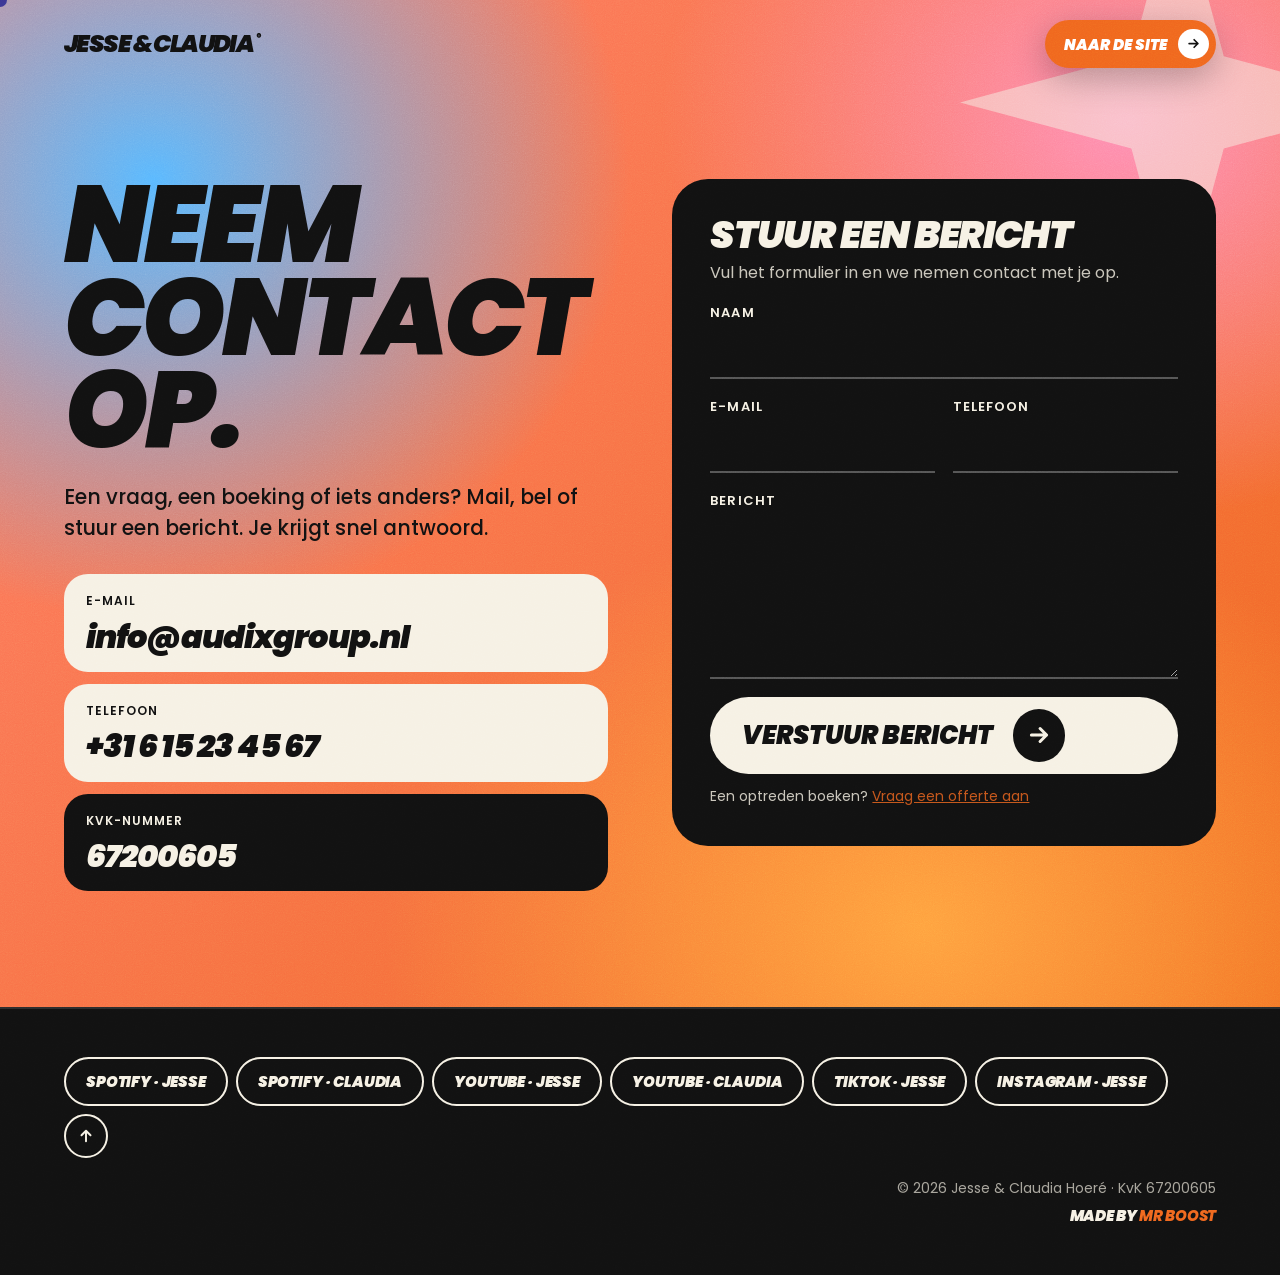
<file: contact.html>
<!DOCTYPE html>
<html lang="nl">
<head>
<meta charset="utf-8">
<meta name="viewport" content="width=device-width, initial-scale=1">
<title>Contact · Jesse & Claudia Hoeré</title>
<meta name="description" content="Contact met Jesse en Claudia Hoeré: mail, bel of stuur een bericht via het formulier.">
<link rel="stylesheet" href="fonts/fonts.css">
<style>
/* ============ TOKENS ============ */
:root{
  --ink:#111111; --cream:#f6f1e4; --orange:#f0661e; --grey:#d9d6cd; --sky:#5ab9ff; --rose:#ff8fb5; --citrus:#dfff4f;
  --grad-a:radial-gradient(60% 70% at 12% 18%,#59b8ff 0%,transparent 62%),radial-gradient(55% 60% at 88% 12%,#ff8fb5 0%,transparent 66%),radial-gradient(70% 70% at 72% 92%,#ffa23f 0%,transparent 60%),linear-gradient(135deg,#ff7d6a,#f0661e);
  --grad-b:radial-gradient(50% 55% at 18% 78%,#dfff4f 0%,transparent 66%),radial-gradient(45% 50% at 96% 8%,#6cc4ff 0%,transparent 66%),#f6f1e4;
  --lime:#f6f1e4; --pink:#f0661e; --blue:#5ab9ff; --green:#f0661e; 
  --display:'Poppins','Arial Black',Impact,sans-serif;
  --retro:'Poppins',system-ui,sans-serif;
  --body:'Poppins',system-ui,sans-serif;
  --ease:cubic-bezier(.16,1,.3,1);
  --bounce:cubic-bezier(.34,1.56,.64,1);
  --r:clamp(28px,4vw,64px);
  --pad:clamp(20px,5vw,80px);
}
*{box-sizing:border-box;margin:0;padding:0}
html{scroll-behavior:smooth}
body{background:var(--ink);color:var(--cream);font-family:var(--body);font-size:17px;line-height:1.55;overflow-x:hidden;-webkit-font-smoothing:antialiased}
img{display:block;max-width:100%}
a{color:inherit;text-decoration:none}
button{font:inherit;color:inherit;background:none;border:0;cursor:pointer}
::selection{background:var(--pink);color:var(--ink)}
:focus-visible{outline:3px solid var(--lime);outline-offset:3px;border-radius:8px}
.display{font-family:var(--display);font-weight:900;font-style:italic;text-transform:uppercase;line-height:.86;letter-spacing:-.035em}
.retro{font-family:var(--retro);font-weight:600;text-transform:uppercase;letter-spacing:.02em}
.eyebrow{font-family:var(--retro);font-weight:600;text-transform:uppercase;letter-spacing:.12em;font-size:14px}

/* ============ LOADER (starburst) ============ */
.loader{position:fixed;inset:0;z-index:100;background:var(--ink);display:grid;place-items:center;pointer-events:none;animation:loaderOut .5s .95s var(--ease) forwards}
.loader i{position:absolute;width:220vmax;height:220vmax;border-radius:0;animation:burstIn 1.1s var(--ease) both}
.loader i:nth-child(1){background:var(--green)}
.loader i:nth-child(2){background:var(--lime);animation-delay:.08s}
.loader i:nth-child(3){background:var(--pink);animation-delay:.18s}
.loader i:nth-child(4){background:var(--ink);animation-delay:.32s}
@keyframes burstIn{from{transform:scale(0) rotate(-60deg)}to{transform:scale(1) rotate(20deg)}}
@keyframes loaderOut{to{opacity:0;visibility:hidden}}

/* ============ CURSOR ============ */
.cursor{position:fixed;left:0;top:0;width:14px;height:14px;margin:-7px 0 0 -7px;border-radius:50%;background:var(--lime);z-index:90;pointer-events:none;mix-blend-mode:difference;transition:width .25s var(--ease),height .25s var(--ease),margin .25s var(--ease);display:none}
.cursor.big{width:56px;height:56px;margin:-28px 0 0 -28px}
@media (hover:hover) and (pointer:fine){.cursor{display:block}}

/* ============ NAV (onderbalk) ============ */
.nav{position:fixed;left:16px;right:16px;bottom:16px;z-index:60;display:flex;align-items:center;justify-content:space-between;gap:12px;padding:8px;background:rgba(20,20,20,.92);border:1px solid #3a3a3a;border-radius:14px;backdrop-filter:blur(8px)}
.nav ul{display:flex;list-style:none;gap:4px}
.nav li a{display:block;padding:10px 16px;border-radius:8px;font-family:var(--display);font-style:italic;font-weight:900;text-transform:uppercase;font-size:15px;transition:background .25s,color .25s,transform .35s var(--bounce)}
.nav li:nth-child(1) a:hover{background:var(--lime);color:var(--ink);transform:rotate(-3deg)}
.nav li:nth-child(2) a:hover{background:var(--blue);transform:rotate(2deg)}
.nav li:nth-child(3) a:hover{background:var(--pink);color:var(--ink);transform:rotate(-2deg)}
.nav li:nth-child(4) a:hover{background:var(--green);transform:rotate(3deg)}
.btn{display:inline-flex;align-items:center;gap:10px;padding:12px 20px;border-radius:10px;background:var(--pink);color:var(--ink);font-family:var(--display);font-style:italic;font-weight:900;text-transform:uppercase;font-size:16px;line-height:1;transition:transform .35s var(--bounce),background .25s,box-shadow .25s;box-shadow:0 0 0 var(--ink)}
.btn:hover{transform:translate(-3px,-3px) rotate(-2deg);box-shadow:5px 5px 0 var(--cream)}
.btn.lime{background:var(--lime)} .btn.ink{background:var(--ink);color:var(--cream)} .btn.ink:hover{box-shadow:5px 5px 0 var(--pink)}
.btn.big{font-size:clamp(18px,2vw,26px);padding:18px 28px;border-radius:14px}
@media (max-width:720px){.nav ul li:nth-child(n+3){display:none}.nav li a{padding:10px 10px;font-size:14px}}

/* ============ HERO + SCROLL-MOZAIEK ============ */
.hero{position:relative;height:320vh}
.stage{position:sticky;top:0;height:100vh;height:100svh;overflow:hidden;background:var(--ink)}
.tile{position:absolute;overflow:hidden;background:var(--bg,var(--pink));border-radius:28px;will-change:transform,opacity}
.tile img{position:absolute;left:0;bottom:0;width:100%;height:94%;object-fit:cover;object-position:50% 0;transition:transform .6s var(--ease)}
.tile:hover img{transform:scale(1.06) rotate(-1.5deg)}
.tile .tag{position:absolute;left:12px;top:12px;padding:6px 12px;border-radius:99px;background:var(--ink);color:var(--cream);font-family:var(--retro);font-weight:600;font-size:13px;text-transform:uppercase;letter-spacing:.06em;z-index:2}
.tile.txt{display:flex;flex-direction:column;justify-content:flex-end;padding:8%;color:var(--ink)}
.tile.txt b{font-family:var(--display);font-style:italic;font-weight:900;text-transform:uppercase;font-size:clamp(20px,2.9vw,52px);line-height:.88;letter-spacing:-.03em}
.tile.txt small{font-family:var(--retro);font-weight:600;text-transform:uppercase;font-size:12px;letter-spacing:.1em;margin-bottom:8px}
.tile.txt .burst{position:absolute;right:-18%;top:-14%;width:70%;aspect-ratio:1;background:var(--green)}
.t-main{z-index:3;border-radius:0}
.t-main .burst{position:absolute;left:50%;top:50%;width:min(120vh,120vw);aspect-ratio:1;margin:calc(min(120vh,120vw)/-2) 0 0 calc(min(120vh,120vw)/-2);background:var(--lime)}
.t-main .burst.b2{width:min(70vh,70vw);margin:calc(min(70vh,70vw)/-2) 0 0 calc(min(70vh,70vw)/-2);background:var(--blue);animation-direction:reverse}
.t-main img{height:96%;object-fit:contain;object-position:50% 100%}
.t-main:hover img{transform:none}
.spin{animation:spin 40s linear infinite}
@keyframes spin{to{transform:rotate(360deg)}}
.hero-title{position:absolute;left:0;right:0;bottom:calc(84px + 2vh);z-index:5;text-align:center;font-size:13.2vw;color:var(--cream);pointer-events:none;text-shadow:.045em .045em 0 var(--ink);will-change:transform,opacity}
.hero-title span{display:block;overflow:hidden;padding:.06em .08em 0}
.hero-title span>em{display:inline-block;font-style:inherit;transform:translateY(110%);animation:rise 1s 1.15s var(--ease) forwards}
.hero-title span:nth-child(2)>em{animation-delay:1.27s}
.hero-title .amp{color:var(--lime)}
@keyframes rise{to{transform:none}}
.hero-meta{position:absolute;z-index:6;top:20px;left:20px;right:20px;display:flex;justify-content:space-between;align-items:flex-start;pointer-events:none;will-change:opacity}
.logo{font-family:var(--retro);font-weight:600;font-size:22px;background:var(--ink);color:var(--cream);padding:8px 14px;border-radius:99px;pointer-events:auto}
.labels{display:flex;flex-direction:column;align-items:flex-end;transform:rotate(6deg);margin:10px 10px 0 0}
.labels b{font-family:var(--display);font-style:italic;font-weight:900;text-transform:uppercase;font-size:clamp(18px,2.6vw,40px);line-height:1;padding:.08em .3em;letter-spacing:-.03em}
.labels b:nth-child(1){background:var(--green);color:var(--cream)}
.labels b:nth-child(2){background:var(--ink);color:var(--lime);margin-right:14px}
.labels b:nth-child(3){background:var(--blue);color:var(--cream)}
.scrollhint{position:absolute;left:50%;top:22px;transform:translateX(-50%);z-index:6;font-family:var(--retro);font-weight:600;font-size:13px;letter-spacing:.14em;text-transform:uppercase;color:var(--ink);background:var(--cream);padding:8px 16px;border-radius:99px;animation:bob 1.6s ease-in-out infinite}
@keyframes bob{50%{transform:translate(-50%,6px)}}
@media (max-width:720px){.scrollhint{display:none}.hero-title{font-size:13.6vw;bottom:calc(84px + 5vh)}.tile{border-radius:18px}.tile .tag{font-size:10px;left:6px;top:6px;padding:4px 8px}}

/* ============ MARQUEE ============ */
.marquee{position:relative;z-index:8;background:var(--lime);color:var(--ink);overflow:hidden;transform:rotate(-1.5deg) scale(1.03);margin:-28px 0;padding:14px 0;border-block:3px solid var(--ink)}
.marquee.alt{background:var(--pink);transform:rotate(1.5deg) scale(1.03)}
.marquee .track{display:flex;width:max-content;animation:marq 28s linear infinite}
.marquee.alt .track{animation-direction:reverse}
.marquee:hover .track{animation-play-state:paused}
.marquee span{font-family:var(--display);font-style:italic;font-weight:900;text-transform:uppercase;font-size:clamp(26px,4vw,56px);line-height:1;padding:0 .35em;white-space:nowrap;transition:color .2s,transform .3s var(--bounce);display:inline-block}
.marquee span:hover{color:var(--blue);transform:scale(1.1) rotate(-3deg)}
.marquee .star{color:var(--pink)} .marquee.alt .star{color:var(--lime)}
@keyframes marq{to{transform:translateX(-50%)}}

/* ============ SECTIES / RONDE VLAKKEN ============ */
.round{position:relative;border-radius:var(--r) var(--r) 0 0;margin-top:calc(var(--r)*-1);padding:clamp(72px,11vw,160px) var(--pad) calc(clamp(72px,11vw,160px) + var(--r))}
.wrap{max-width:1360px;margin:0 auto}
.reveal{opacity:0;transform:translateY(44px);transition:opacity .9s var(--ease),transform .9s var(--ease);transition-delay:var(--d,0s)}
.reveal.in{opacity:1;transform:none}
h2.display{font-size:clamp(48px,9.4vw,168px)}

/* intro */
.intro{background:var(--lime);color:var(--ink);z-index:2;margin-top:0;padding-top:clamp(96px,12vw,180px)}
.intro .lead{display:grid;grid-template-columns:1.25fr 1fr;gap:clamp(24px,5vw,80px);align-items:end;margin-top:clamp(28px,4vw,56px)}
.intro p{font-size:clamp(18px,1.7vw,24px);font-weight:500;max-width:34em}
.stats{display:grid;grid-template-columns:repeat(4,1fr);gap:clamp(10px,1.6vw,24px);margin-top:clamp(40px,6vw,88px)}
.stat{aspect-ratio:1;border-radius:50%;background:var(--ink);color:var(--cream);display:flex;flex-direction:column;align-items:center;justify-content:center;text-align:center;padding:10%;transition:transform .5s var(--bounce),background .3s,color .3s}
.stat:nth-child(1):hover{background:var(--pink);color:var(--ink);transform:rotate(-6deg) scale(1.05)}
.stat:nth-child(2):hover{background:var(--blue);transform:rotate(5deg) scale(1.05)}
.stat:nth-child(3):hover{background:var(--green);transform:rotate(-4deg) scale(1.05)}
.stat:nth-child(4):hover{background:var(--cream);color:var(--ink);transform:rotate(6deg) scale(1.05)}
.stat b{font-family:var(--retro);font-weight:600;font-size:clamp(26px,5vw,84px);line-height:1}
.stat span{font-size:clamp(10px,1.05vw,15px);font-weight:500;margin-top:6px;line-height:1.25}
@media (max-width:820px){.intro .lead{grid-template-columns:1fr}.stats{grid-template-columns:repeat(2,1fr)}.stat b{font-size:13vw}.stat span{font-size:13px}}

/* artiesten */
.artist{color:var(--cream);overflow:hidden}
.artist.jesse{background:var(--green);z-index:3}
.artist.claudia{background:var(--blue);z-index:4}
.artist .grid{display:grid;grid-template-columns:1fr 1fr;gap:clamp(24px,5vw,80px);align-items:center}
.artist.claudia .photo{order:2}
.photo{position:relative;aspect-ratio:1;max-width:640px;width:100%;margin:0 auto}
.photo .disc{position:absolute;inset:4%;border-radius:50%;background:var(--c1);transition:transform .7s var(--ease),border-radius .7s var(--ease)}
.photo .burst{position:absolute;inset:-6%;background:var(--c2);opacity:.95}
.photo img{position:absolute;left:50%;bottom:4%;height:104%;width:auto;max-width:none;transform:translateX(-50%);transition:opacity .35s,transform .7s var(--ease);filter:drop-shadow(0 18px 0 rgba(20,20,20,.18))}
.photo img.alt{opacity:0;transform:translateX(-50%) scale(.94) rotate(3deg)}
.photo:hover .disc{transform:scale(1.04);border-radius:38%}
.photo:hover img.main{opacity:0;transform:translateX(-50%) scale(.94) rotate(-3deg)}
.photo:hover img.alt{opacity:1;transform:translateX(-50%)}
.sticker{position:absolute;z-index:3;width:clamp(96px,13vw,168px);aspect-ratio:1;border-radius:50%;display:grid;place-items:center;text-align:center;font-family:var(--display);font-style:italic;font-weight:900;text-transform:uppercase;font-size:clamp(13px,1.5vw,21px);line-height:.9;color:var(--ink);background:var(--lime);transform:rotate(-12deg);transition:transform .5s var(--bounce);animation:wob 3.2s ease-in-out infinite}
.sticker:hover{transform:rotate(12deg) scale(1.15)}
@keyframes wob{50%{rotate:6deg}}
.jesse .sticker{right:-2%;top:17%}
.claudia .sticker{left:-2%;top:4%;background:var(--pink)}
.nums{display:flex;gap:6px;margin-bottom:18px}
.nums i{width:46px;height:46px;border-radius:50%;border:2.5px solid currentColor;display:grid;place-items:center;font-family:var(--retro);font-weight:600;font-style:normal;font-size:22px}
.artist h2{font-size:clamp(64px,11vw,190px);margin-left:-.04em}
.artist .role{font-family:var(--retro);font-weight:600;text-transform:uppercase;font-size:clamp(16px,1.7vw,24px);margin:14px 0 20px;letter-spacing:.04em}
.artist p{max-width:33em;font-size:clamp(16px,1.3vw,19px)}
.chips{display:flex;flex-wrap:wrap;gap:8px;margin:24px 0 30px}
.chip{padding:9px 16px;border-radius:99px;border:2px solid currentColor;font-weight:600;font-size:14px;transition:background .25s,color .25s,transform .35s var(--bounce);cursor:default}
.chip:hover{background:var(--cream);color:var(--ink);transform:rotate(-3deg) scale(1.06)}
@media (max-width:820px){.artist .grid{grid-template-columns:1fr}.artist.claudia .photo{order:0}}

/* muziek */
.music{background:var(--ink);z-index:5}
.music .head{display:flex;flex-wrap:wrap;align-items:flex-end;justify-content:space-between;gap:24px;margin-bottom:clamp(28px,4vw,56px)}
.filters{display:flex;gap:8px;flex-wrap:wrap}
.filters button{padding:10px 20px;border-radius:99px;border:2px solid var(--cream);font-family:var(--retro);font-weight:600;text-transform:uppercase;letter-spacing:.06em;font-size:15px;transition:all .25s var(--ease)}
.filters button:hover{transform:translateY(-3px) rotate(-2deg)}
.filters button[aria-pressed=true]{background:var(--lime);border-color:var(--lime);color:var(--ink)}
.list{list-style:none;border-top:2px solid #333}
.row{border-bottom:2px solid #333;overflow:hidden;transition:max-height .5s var(--ease),opacity .4s;max-height:160px}
.row.hide{max-height:0;opacity:0;border-width:0}
.row a{position:relative;display:grid;grid-template-columns:64px 1fr auto auto 56px;align-items:center;gap:clamp(10px,2vw,28px);padding:clamp(14px,1.8vw,24px) clamp(8px,1.4vw,20px);isolation:isolate}
.row a::before{content:"";position:absolute;inset:0;background:var(--c);z-index:-1;transform:scaleY(0);transform-origin:bottom;transition:transform .45s var(--ease);border-radius:16px}
.row a:hover::before,.row a:focus-visible::before{transform:scaleY(1)}
.row a:hover,.row a:focus-visible{color:var(--ink)}
.row .n{width:52px;height:52px;border-radius:50%;border:2.5px solid currentColor;display:grid;place-items:center;font-family:var(--retro);font-weight:600;font-size:22px;transition:transform .5s var(--bounce)}
.row a:hover .n{transform:rotate(-360deg)}
.row .t{font-family:var(--display);font-style:italic;font-weight:900;text-transform:uppercase;font-size:clamp(20px,3.6vw,56px);line-height:.95;letter-spacing:-.03em;transition:transform .45s var(--ease)}
.row a:hover .t{transform:translateX(14px)}
.row .who{font-family:var(--retro);font-weight:600;text-transform:uppercase;font-size:clamp(12px,1.1vw,16px);letter-spacing:.06em;opacity:.8}
.row .dur{font-family:var(--retro);font-weight:600;font-size:clamp(14px,1.3vw,18px)}
.row .go{width:48px;height:48px;border-radius:50%;background:var(--cream);color:var(--ink);display:grid;place-items:center;transition:transform .45s var(--bounce),background .25s}
.row a:hover .go{transform:scale(1.15) rotate(-45deg);background:var(--ink);color:var(--cream)}
@media (max-width:720px){.row a{grid-template-columns:44px 1fr 44px}.row .n{width:40px;height:40px;font-size:17px}.row .who{grid-column:2;grid-row:2;margin-top:-6px}.row .dur{display:none}.row .go{grid-column:3;grid-row:1/3;width:40px;height:40px}}
.peek{position:fixed;left:0;top:0;width:210px;height:210px;margin:-105px 0 0 30px;border-radius:50%;overflow:hidden;z-index:70;pointer-events:none;background:var(--c,var(--pink));transform:scale(0) rotate(-20deg);transition:transform .4s var(--bounce),background .2s;border:4px solid var(--ink)}
.peek.on{transform:scale(1) rotate(6deg)}
.peek img{position:absolute;left:50%;top:8%;height:130%;width:auto;max-width:none;transform:translateX(-50%)}
.spot{display:grid;grid-template-columns:1fr 1fr;gap:clamp(12px,2vw,28px);margin-top:clamp(28px,4vw,56px)}
.spot-card{position:relative;display:flex;align-items:center;gap:20px;padding:clamp(18px,2.4vw,32px);border-radius:28px;background:var(--c);color:var(--fg,var(--ink));overflow:hidden;transition:transform .5s var(--bounce),border-radius .5s var(--ease)}
.spot-card:hover{transform:rotate(-1.5deg) scale(1.02);border-radius:60px}
.spot-card .av{width:clamp(72px,9vw,120px);aspect-ratio:1;border-radius:50%;background:var(--ink);overflow:hidden;flex:none;position:relative}
.spot-card .av img{position:absolute;left:50%;top:6%;height:150%;width:auto;max-width:none;transform:translateX(-50%)}
.spot-card b{display:block;font-family:var(--display);font-style:italic;font-weight:900;text-transform:uppercase;font-size:clamp(22px,2.8vw,42px);line-height:.95;letter-spacing:-.03em}
.spot-card small{font-family:var(--retro);font-weight:600;text-transform:uppercase;letter-spacing:.06em;font-size:13px}
.spot-card svg{margin-left:auto;flex:none;transition:transform .5s var(--bounce)}
.spot-card:hover svg{transform:rotate(-45deg) scale(1.2)}
.embeds{display:none;grid-template-columns:1fr 1fr;gap:clamp(12px,2vw,28px);margin-top:clamp(12px,2vw,28px)}
.embeds.on{display:grid}
.embeds iframe{width:100%;height:352px;border:0;border-radius:20px}
@media (max-width:820px){.spot,.embeds{grid-template-columns:1fr}}

/* video */
.video{background:var(--cream);color:var(--ink);z-index:6}
.vids{display:grid;grid-template-columns:1fr 1fr;gap:clamp(14px,2.4vw,36px);margin-top:clamp(28px,4vw,56px)}
.vid{position:relative;display:block;aspect-ratio:16/11;border-radius:32px;overflow:hidden;background:var(--c);color:var(--fg,var(--ink));transition:transform .6s var(--bounce),border-radius .6s var(--ease)}
.vid:hover{transform:rotate(var(--rot,-1.5deg)) scale(1.02);border-radius:72px}
.vid .burst{position:absolute;right:-12%;top:-22%;width:74%;aspect-ratio:1;background:var(--c2)}
.vid img{position:absolute;right:2%;bottom:0;height:98%;width:auto;max-width:none;transition:transform .7s var(--ease)}
.vid:hover img{transform:scale(1.07) translateY(-1%)}
.vid .info{position:absolute;left:6%;bottom:8%;right:40%;z-index:2}
.vid .info small{font-family:var(--retro);font-weight:600;text-transform:uppercase;letter-spacing:.08em;font-size:13px}
.vid .info b{display:block;font-family:var(--display);font-style:italic;font-weight:900;text-transform:uppercase;font-size:clamp(26px,4.2vw,68px);line-height:.88;letter-spacing:-.035em;margin-top:8px}
.vid .play{position:absolute;left:6%;top:8%;width:clamp(56px,7vw,96px);aspect-ratio:1;border-radius:50%;background:var(--ink);color:var(--cream);display:grid;place-items:center;transition:transform .5s var(--bounce),background .25s,color .25s;z-index:2}
.vid:hover .play{transform:scale(1.25) rotate(120deg);background:var(--cream);color:var(--ink)}
.vid iframe{position:absolute;inset:0;width:100%;height:100%;border:0;z-index:5}
@media (max-width:820px){.vids{grid-template-columns:1fr}}

/* boeken */
.book{background:var(--pink);color:var(--ink);z-index:7;overflow:hidden}
.book .grid{display:grid;grid-template-columns:1fr 1fr;gap:clamp(24px,5vw,80px);align-items:start}
.book p.big{font-size:clamp(18px,1.6vw,23px);font-weight:500;max-width:30em;margin:24px 0}
.facts{display:flex;gap:12px;flex-wrap:wrap;margin:28px 0}
.fact{width:clamp(104px,11vw,150px);aspect-ratio:1;border-radius:50%;background:var(--ink);color:var(--cream);display:flex;flex-direction:column;align-items:center;justify-content:center;text-align:center;padding:12px;transition:transform .5s var(--bounce),background .3s,color .3s}
.fact:hover{transform:scale(1.1) rotate(-8deg);background:var(--lime);color:var(--ink)}
.fact b{font-family:var(--retro);font-weight:600;font-size:clamp(22px,2.4vw,34px);line-height:1}
.fact span{font-size:12px;font-weight:500;line-height:1.2;margin-top:4px}
.duo{position:relative;height:clamp(240px,34vw,460px);margin-top:10px}
.duo .burst{position:absolute;left:0;top:4%;height:100%;aspect-ratio:1;background:var(--lime)}
.duo img{position:absolute;left:clamp(40px,8vw,120px);bottom:0;height:100%;width:auto}
form.card{background:var(--ink);color:var(--cream);border-radius:36px;padding:clamp(22px,3vw,44px);display:grid;gap:18px}
form.card h3{font-size:clamp(28px,3.4vw,52px)}
.field{display:grid;gap:6px}
.field label,.field legend{font-family:var(--retro);font-weight:600;text-transform:uppercase;letter-spacing:.08em;font-size:13px}
.field input,.field textarea{width:100%;background:transparent;border:0;border-bottom:2px solid #555;color:var(--cream);font:inherit;font-size:18px;padding:10px 0;border-radius:0;transition:border-color .25s}
.field input:focus,.field textarea:focus{outline:0;border-color:var(--lime)}
.two{display:grid;grid-template-columns:1fr 1fr;gap:18px}
fieldset{border:0}
.picks{display:flex;flex-wrap:wrap;gap:8px;margin-top:8px}
.picks label{position:relative;cursor:pointer}
.picks input{position:absolute;opacity:0;inset:0}
.picks span{display:block;padding:9px 16px;border-radius:99px;border:2px solid var(--cream);font-weight:600;font-size:14px;transition:all .3s var(--bounce)}
.picks label:hover span{transform:rotate(-3deg) scale(1.06)}
.picks input:checked+span{background:var(--lime);border-color:var(--lime);color:var(--ink);transform:rotate(-3deg)}
.picks input:focus-visible+span{outline:3px solid var(--lime);outline-offset:3px}
.note{display:none;padding:14px 18px;border-radius:16px;background:var(--lime);color:var(--ink);font-weight:500;font-size:15px}
.note.on{display:block}
@media (max-width:820px){.book .grid{grid-template-columns:1fr}.two{grid-template-columns:1fr}}

/* grote namen (klik-effect) */
.names{background:var(--ink);z-index:9;text-align:center;padding-bottom:clamp(40px,6vw,80px);user-select:none;-webkit-user-select:none;overflow:hidden}
.names .hint{display:inline-block;font-family:var(--retro);font-weight:600;text-transform:uppercase;letter-spacing:.14em;font-size:14px;background:var(--cream);color:var(--ink);padding:8px 18px;border-radius:99px;margin-bottom:clamp(16px,3vw,40px);animation:bob2 1.6s ease-in-out infinite}
@keyframes bob2{50%{transform:translateY(6px) rotate(-2deg)}}
.word{display:flex;justify-content:center;font-size:clamp(64px,21vw,380px);cursor:pointer}
.word+.word{margin-top:-.04em}
.ltr{display:inline-block;color:var(--cream);transform:rotate(var(--rot,0deg)) translateY(var(--y,0));transition:transform .5s var(--bounce),color .2s;padding:0 .01em;-webkit-tap-highlight-color:transparent}
.ltr:hover{transform:rotate(calc(var(--rot,0deg) - 6deg)) translateY(-.06em) scale(1.06)}
.ltr.pop{animation:pop .6s var(--bounce)}
@keyframes pop{0%{scale:1}35%{scale:1.45 .7}65%{scale:.85 1.2}100%{scale:1}}
.amp-row{font-size:clamp(40px,9vw,150px);color:var(--lime);margin:-.12em 0 -.16em}
.fx{position:fixed;inset:0;pointer-events:none;z-index:80;overflow:hidden}
.fx i{position:absolute;left:0;top:0;display:block}

/* footer */
footer{position:relative;z-index:9;background:var(--ink);padding:clamp(24px,4vw,48px) var(--pad) 120px;border-top:2px solid #2c2c2c}
footer .wrap{display:flex;flex-wrap:wrap;gap:20px 40px;justify-content:space-between;align-items:center}
footer nav{display:flex;flex-wrap:wrap;gap:8px}
footer nav a{padding:10px 18px;border:2px solid var(--cream);border-radius:99px;font-family:var(--retro);font-weight:600;text-transform:uppercase;font-size:14px;letter-spacing:.06em;transition:all .3s var(--bounce)}
footer nav a:hover{background:var(--c,var(--lime));border-color:var(--c,var(--lime));color:var(--ink);transform:rotate(-3deg) scale(1.06)}
footer small{opacity:.65;font-size:14px}

/* ============ HUISSTIJL v3: oranje / crème / zwart + gradiënten ============ */
.script{font-family:'Caveat',cursive;font-weight:700;font-style:normal;text-transform:none;letter-spacing:0;font-stretch:100%}
:focus-visible{outline:3px solid var(--ink);box-shadow:0 0 0 6px var(--cream)}
.cursor{background:var(--orange)}
.loader i{width:420vmax;height:420vmax}
.loader i:nth-child(2){background:var(--sky)}
.btn{background:var(--orange)} .btn.lime{background:var(--cream)}
.btn:hover{box-shadow:5px 5px 0 var(--ink)} .nav .btn:hover,.music .btn:hover{box-shadow:5px 5px 0 var(--cream)}
.btn.ink:hover{box-shadow:5px 5px 0 var(--orange)}
.nav li a:hover{color:var(--ink)!important}
.nav li:nth-child(2) a:hover{background:var(--sky)}
/* hero */
.hero-title{text-shadow:0 .03em .18em rgba(17,17,17,.3)}
.hero-title .amp{color:var(--cream)}
.t-main .burst{background:var(--cream);opacity:.9}
.t-main .quote{position:absolute;right:7%;top:26%;z-index:2;color:var(--cream);font-size:clamp(22px,3vw,48px);line-height:.95;transform:rotate(-7deg);text-align:center;transition:opacity .3s}
.labels{transform:none;margin:6px 4px 0 0}
.labels b{background:none!important;color:var(--ink)!important;font-size:12px!important;font-weight:700;letter-spacing:.02em;padding:0;margin:0!important;line-height:1.25;text-transform:none}
.scrollhint{font-size:11px}
.tile .tag{background:none;color:var(--ink);padding:0;left:14px;top:12px;font-size:11px;letter-spacing:.02em;text-transform:none}
.tile.txt{color:var(--cream)} .tile.txt .burst{background:var(--orange)}
.tile.txt small.script{font-family:'Caveat',cursive;font-weight:700;text-transform:none;letter-spacing:0;font-size:clamp(16px,1.7vw,26px);margin-bottom:2px;color:var(--orange)}
.t-side::before,.t-side::after{content:"";position:absolute;top:50%;width:3.4vw;aspect-ratio:1;margin-top:-1.7vw;background:var(--ink);z-index:4;clip-path:polygon(50% 0,62% 38%,100% 50%,62% 62%,50% 100%,38% 62%,0 50%,38% 38%)}
.t-side::before{left:-2.4vw} .t-side::after{right:-2.4vw}
/* marquee */
.marquee{background:var(--orange)} .marquee .star{color:var(--cream)}
.marquee.alt{background:var(--cream)} .marquee.alt .star{color:var(--orange)}
.marquee span:hover{color:var(--cream)} .marquee.alt span:hover{color:var(--orange)}
/* intro + stat-kaarten */
.intro{background:var(--cream)}
.script.aside{display:inline-block;margin-left:18px;font-size:clamp(22px,2.2vw,32px);transform:rotate(-4deg);color:var(--orange)}
.stat{aspect-ratio:1/.86;border-radius:26px;align-items:stretch;justify-content:space-between;text-align:left;padding:clamp(14px,1.6vw,24px)}
.stat b{order:2;align-self:flex-end;font-family:var(--display);font-weight:900;font-style:italic;letter-spacing:-.04em;font-size:clamp(34px,6.4vw,104px)}
.stat span{order:1;margin:0;font-weight:700;text-transform:uppercase;font-size:clamp(10px,.95vw,13px);max-width:16em;letter-spacing:.01em}
.stat:nth-child(1),.stat:nth-child(1):hover{background:var(--orange);color:var(--cream)}
.stat:nth-child(2),.stat:nth-child(2):hover{background:#000;color:var(--cream)}
.stat:nth-child(3),.stat:nth-child(3):hover{background:var(--grey);color:var(--ink)}
.stat:nth-child(4),.stat:nth-child(4):hover{background:var(--grad-b);color:var(--ink);border:1.5px solid #e4dfcf}
.stat:hover{transform:translateY(-8px) rotate(-2deg)!important}
@media (max-width:820px){.stat b{font-size:15vw}.stat span{font-size:11px}}
/* artiesten */
.artist.jesse{background:var(--orange);color:var(--ink)} .artist.jesse h2{color:var(--cream)}
.artist.claudia{background:var(--grad-b);color:var(--ink)}
.artist.claudia .photo{--c1:var(--orange)!important}
.chip:hover{background:var(--ink);color:var(--cream)}
.sticker,.claudia .sticker{background:var(--ink);color:var(--cream);font-family:'Caveat',cursive;font-weight:700;font-style:normal;text-transform:none;font-size:clamp(20px,2.3vw,32px);line-height:.85;letter-spacing:0}
/* muziek */
.filters button[aria-pressed=true]{background:var(--orange);border-color:var(--orange)}
.peek{border-color:var(--cream)}
/* clips */
.vid{border-radius:28px}
/* boeken */
.book{background:var(--grad-a)}
.fact{aspect-ratio:1/.86;border-radius:22px;align-items:flex-start;justify-content:space-between;text-align:left;padding:14px}
.fact b{order:2;align-self:flex-end;font-family:var(--display);font-weight:900;font-style:italic;letter-spacing:-.03em}
.fact span{order:1;text-transform:uppercase;font-weight:700;font-size:11px}
.fact:hover{background:var(--cream);transform:translateY(-6px) rotate(-3deg)}
.duo .burst{background:var(--cream)}
.picks input:checked+span{background:var(--orange);border-color:var(--orange)}
.field input:focus,.field textarea:focus{border-color:var(--orange)}
.note{background:var(--cream)}
/* namen */
.amp-row{color:var(--orange)}
footer nav a:hover{background:var(--orange);border-color:var(--orange)}
@media (max-width:720px){.t-main .quote{right:4%;top:16%;font-size:20px}.t-side::before,.t-side::after{width:5vw;margin-top:-2.5vw}.t-side::before{left:-3.5vw}.t-side::after{right:-3.5vw}}

/* ============ v4: hero-portretten, video-tegels, TikTok ============ */
.t-main{container-type:size}
.t-main .burst{opacity:.3}
.duo-hero{position:absolute;inset:0;display:flex;align-items:center;justify-content:center;gap:7cqw;padding-top:calc(12cqh*(1 - var(--e,0)) + 9cqh);padding-bottom:calc(22cqh*(1 - var(--e,0)))}
.orb{position:relative;flex:none;width:min(31cqw,50cqh);aspect-ratio:1;border-radius:50%}
.orb-c{background:var(--ink)} .orb-j{background:var(--cream)}
.orb .clip{position:absolute;left:-40%;right:-40%;top:-50%;bottom:0;display:block}
.t-main .orb img{position:absolute;bottom:auto;height:auto;max-width:none;object-fit:fill;transition:transform .6s var(--ease);transform-origin:50% 80%}
.t-main .orb-c img{left:13%;top:30%;width:86%}
.t-main .orb-j img{left:13.5%;top:17%;width:73%}
.t-main:hover .orb img{transform:scale(1.04) rotate(-1.5deg)}
.t-main .quote{left:0;right:0;top:9%;text-align:center;transform:rotate(-3deg);font-size:clamp(20px,2.6vw,40px)}
.hero-title{font-size:8.5vw;bottom:calc(80px + 1.5vh);white-space:nowrap}
.hero-title span{display:inline-block;vertical-align:bottom}
.tile video{position:absolute;inset:0;width:100%;height:100%;object-fit:cover;transition:transform .6s var(--ease)}
.tile:hover video{transform:scale(1.06)}
.tile.vt{background:#000}
.tile.vt .tag{color:var(--cream);z-index:2;text-shadow:0 1px 6px rgba(0,0,0,.6)}
.tile.txt{justify-content:center}
.tile.txt.light{color:var(--ink)}
.tile.txt .burst{right:-4%;top:-30%;width:30%}
.tile.txt{padding:4% 6%}
.tile.txt b{font-size:clamp(18px,2.5vw,44px);white-space:nowrap}
/* tiktok */
.tiktok{background:var(--ink);z-index:7}
.tiktok .head{display:flex;flex-wrap:wrap;align-items:flex-end;justify-content:space-between;gap:24px;margin-bottom:clamp(28px,4vw,56px)}
.tiktok h2.display{font-size:clamp(44px,8vw,140px)}
.tt-grid{display:grid;grid-template-columns:repeat(4,1fr);gap:clamp(10px,1.6vw,24px)}
.tt{position:relative;aspect-ratio:9/16;border-radius:26px;overflow:hidden;background:#000;display:block;width:100%;transition:transform .5s var(--bounce),border-radius .5s var(--ease),opacity .9s var(--ease)}
.tt.in:hover{transform:translateY(-10px) rotate(var(--tr,-2deg))}
.tt:nth-child(even){--tr:2deg}
.tt video{position:absolute;inset:0;width:100%;height:100%;object-fit:cover;transition:transform .7s var(--ease)}
.tt:hover video{transform:scale(1.06)}
.tt-play{position:absolute;left:12px;top:12px;display:inline-flex;align-items:center;gap:6px;padding:8px 14px;border-radius:99px;background:var(--cream);color:var(--ink);font-weight:600;font-size:13px;transition:background .25s,transform .4s var(--bounce)}
.tt:hover .tt-play{background:var(--orange);transform:scale(1.08)}
.tt-cap{position:absolute;left:0;right:0;bottom:0;padding:40px 14px 14px;text-align:left;font-family:var(--display);font-style:italic;font-weight:900;text-transform:uppercase;font-size:clamp(15px,1.7vw,26px);line-height:.95;letter-spacing:-.02em;color:var(--cream);background:linear-gradient(transparent,rgba(0,0,0,.75))}
@media (max-width:820px){.tt-grid{grid-template-columns:repeat(2,1fr)}}
/* popup */
.modal{position:fixed;inset:0;z-index:95;display:grid;place-items:center;background:rgba(17,17,17,.86);backdrop-filter:blur(10px);padding:20px;animation:fadeIn .3s var(--ease)}
.modal[hidden]{display:none}
.modal-box{position:relative;animation:popIn .5s var(--bounce)}
.modal video{display:block;height:min(80vh,calc((100vw - 40px)*16/9));aspect-ratio:9/16;border-radius:26px;background:#000}
.modal-cap{position:absolute;left:0;right:0;top:-1.5em;text-align:center;font-size:clamp(18px,2.4vw,30px);color:var(--cream)}
.modal-note{position:absolute;left:0;right:0;bottom:-2.2em;text-align:center;font-size:13px;color:var(--cream)}
.modal-x{position:absolute;right:-14px;top:-14px;width:48px;height:48px;border-radius:50%;background:var(--orange);color:var(--ink);font-size:20px;font-weight:700;transition:transform .4s var(--bounce)}
.modal-x:hover{transform:rotate(90deg) scale(1.1)}
@keyframes fadeIn{from{opacity:0}} @keyframes popIn{from{transform:scale(.8) rotate(-3deg);opacity:0}}
/* boeken: video */
.bookvid{position:relative;aspect-ratio:16/10;border-radius:28px;overflow:hidden;background:#000;margin-top:10px;max-width:560px}
.bookvid video{position:absolute;inset:0;width:100%;height:100%;object-fit:cover}
.bookvid .script{position:absolute;left:18px;bottom:12px;color:var(--cream);font-size:clamp(22px,2.4vw,34px);transform:rotate(-3deg);text-shadow:0 2px 10px rgba(0,0,0,.6)}
@media (max-width:720px){
  .hero-title{font-size:14.5vw;white-space:normal;bottom:calc(84px + 3vh)} .hero-title span{display:block}
  .orb{width:min(45cqw,48cqh)} .duo-hero{gap:2cqw;padding-bottom:calc(16cqh*(1 - var(--e,0)))}
  .t-main .quote{top:11%;font-size:20px;right:0}
  .tile.txt b{font-size:5vw}
}

/* ============ v5: hero met grote foto + tekstcarrousel, live-videostrip ============ */
.hero{height:170vh}
.stage{background:var(--grad-a)}
.hero-bg{position:absolute;inset:0;display:grid;place-items:center;will-change:transform}
.hero-bg .burst{width:min(155vh,150vw);aspect-ratio:1;background:var(--cream);opacity:.42;animation-duration:50s}
.hero-duo{position:absolute;left:50%;bottom:0;height:93%;width:auto;max-width:none;z-index:2;transform:translateX(var(--hx,-36%)) scale(var(--z,1));transform-origin:38% 62%;will-change:transform;
  -webkit-mask-image:linear-gradient(#000 74%,transparent 99%);mask-image:linear-gradient(#000 74%,transparent 99%);animation:duoIn 1.2s 1s var(--ease) both}
@keyframes duoIn{from{opacity:0;translate:0 6%}}
.hero-meta{z-index:6}
.hq{position:absolute;right:6%;top:20%;z-index:3;color:var(--cream);font-size:clamp(22px,2.8vw,44px);line-height:.95;transform:rotate(-6deg);text-align:center}
.hero-marq{position:absolute;left:0;right:0;bottom:calc(74px + 1vh);z-index:5;overflow:hidden;white-space:nowrap;font-size:clamp(64px,13vw,250px);color:var(--cream);padding:.1em 0 .04em;text-shadow:0 .03em .16em rgba(17,17,17,.28);pointer-events:none}
.hero-marq .shift{display:block;will-change:transform}
.hero-marq .track{display:inline-flex;align-items:center;animation:marq 38s linear infinite}
.hero-marq .track span{padding-right:.22em}
.hero-marq .st{color:var(--ink);font-style:normal;font-size:.5em;padding:0 .5em 0 .1em}
.logo{background:none;padding:0;border-radius:0;font-family:var(--display);font-style:italic;font-weight:900;text-transform:uppercase;font-size:clamp(19px,1.9vw,28px);line-height:1;letter-spacing:-.065em;color:var(--cream);transition:letter-spacing .4s var(--ease)}
.logo:hover{letter-spacing:-.03em}
.logo sup{font-size:.42em;font-style:normal;font-weight:600;letter-spacing:0;vertical-align:top;position:relative;top:.1em;margin-left:.25em}
/* live-strip */
.reel{position:relative;z-index:2;height:320vh;background:var(--ink);border-radius:var(--r) var(--r) 0 0;margin-top:calc(var(--r)*-1);overflow:clip}
.reel-stage{position:sticky;top:0;height:100vh;height:100svh;overflow:hidden}
.reel-word{position:absolute;left:50%;top:56%;white-space:nowrap;font-size:46vh;line-height:1;color:transparent;-webkit-text-stroke:2px #2b2b2b;will-change:transform}
.reel-head{position:relative;padding:clamp(28px,5vh,56px) var(--pad) 0;max-width:1100px}
.reel-head h2{font-size:clamp(34px,5.4vw,92px);margin-top:10px}
.reel-track{position:absolute;left:0;bottom:calc(84px + 2vh);display:flex;gap:clamp(14px,2vw,30px);align-items:flex-end;will-change:transform}
.rc{position:relative;flex:none;height:min(57vh,600px);aspect-ratio:9/16;border-radius:28px;overflow:hidden;background:#000;transform:rotate(var(--rot,-2.5deg)) translateY(var(--ty,0));transition:transform .5s var(--bounce),border-radius .5s var(--ease)}
.rc:nth-child(even){--rot:2.5deg;--ty:-5vh}
.rc:nth-child(3n){--rot:-1deg}
.rc:hover{transform:rotate(0deg) translateY(calc(var(--ty,0px) - 12px)) scale(1.04);z-index:2}
.rc video{position:absolute;inset:0;width:100%;height:100%;object-fit:cover}
.rc:hover .tt-play{background:var(--orange)}
@media (max-width:720px){
  .hero-duo{--hx:-38%;height:auto;width:106vw;left:50%;bottom:calc(74px + 9vw)}
  .hero-marq{font-size:19vw}
  .hq{right:5%;top:15%;font-size:22px}
  .rc{height:54vh}
  .reel-word{font-size:34vh}
}

/* ============ v6: feedbackronde ============ */
/* 1a hero-foto groter op breedbeeld */
@media (min-width:721px){ .hero-duo{bottom:auto;top:5vh;height:auto;width:max(72vw,106vh)} .hq{right:4%;top:17%} }
/* 1b menu: smaller, glas */
.nav{left:50%;right:auto;transform:translateX(-50%);width:max-content;max-width:calc(100vw - 24px);gap:4px;padding:6px;border-radius:99px;background:rgba(17,17,17,.38);-webkit-backdrop-filter:blur(20px) saturate(1.7);backdrop-filter:blur(20px) saturate(1.7);border:1px solid rgba(255,255,255,.24);box-shadow:0 10px 34px rgba(0,0,0,.28),inset 0 1px 0 rgba(255,255,255,.22)}
.nav ul{gap:0} .nav li a{padding:10px 14px;border-radius:99px;font-size:14px}
.labels b{font-size:13px!important}
/* 2 video-carrousel */
.reel{height:auto;padding:clamp(64px,8vw,120px) 0 clamp(72px,9vw,130px)}
.reel-head{text-align:center;max-width:none;padding:0 var(--pad)}
.reel-head h2.display{font-size:clamp(26px,3.7vw,58px)}
.reel-track{position:relative;left:auto;bottom:auto;width:max-content;gap:0;margin-top:clamp(36px,5vw,72px);padding-top:6vh;animation:marq 60s linear infinite}
.reel-track:hover{animation-play-state:paused}
.rc{height:min(58vh,540px);margin-right:clamp(14px,2vw,30px)}
/* 3 titels kleiner */
h2.display{font-size:clamp(38px,6.4vw,108px)}
.artist h2{font-size:clamp(54px,8.4vw,140px)}
.tiktok h2.display{font-size:clamp(34px,5.6vw,96px)}
.eyebrow{font-size:13px;letter-spacing:.14em}
.nums i,.row .n{font-weight:600;font-size:18px}
/* 4 artiestblokken */
.artist.jesse .photo{--c1:var(--sky)!important}
.jesse .sticker{background:var(--cream);color:var(--ink)}
.photo:hover .disc{transform:scale(1.09);border-radius:50%}
.claudia .sticker{left:auto;right:-2%;top:auto;bottom:9%}
/* 5a knoppen: één stijl */
.btn,.btn.big{border-radius:99px;padding:.48em .48em .48em 1.25em;gap:.75em;box-shadow:none}
.btn::after{content:"";flex:none;width:2.05em;height:2.05em;border-radius:50%;background:var(--ink) url("data:image/svg+xml,%3Csvg xmlns=%27http://www.w3.org/2000/svg%27 viewBox=%270 0 24 24%27 fill=%27none%27 stroke=%27%23f6f1e4%27 stroke-width=%272.8%27 stroke-linecap=%27round%27 stroke-linejoin=%27round%27%3E%3Cpath d=%27M5 12h14M13 6l6 6-6 6%27/%3E%3C/svg%3E") center/50% no-repeat;transition:transform .45s var(--bounce)}
.btn.ink::after{background:var(--cream) url("data:image/svg+xml,%3Csvg xmlns=%27http://www.w3.org/2000/svg%27 viewBox=%270 0 24 24%27 fill=%27none%27 stroke=%27%23111111%27 stroke-width=%272.8%27 stroke-linecap=%27round%27 stroke-linejoin=%27round%27%3E%3Cpath d=%27M5 12h14M13 6l6 6-6 6%27/%3E%3C/svg%3E") center/50% no-repeat}
.btn:hover,.nav .btn:hover,.music .btn:hover,.btn.ink:hover{transform:scale(1.045);box-shadow:none}
.btn:hover::after{transform:rotate(-45deg)}
.nav .btn{font-size:14px}
/* 5b datumkiezer */
.field.dp{position:relative}
.dp-btn{display:flex;align-items:center;justify-content:space-between;gap:10px;width:100%;text-align:left;font-size:18px;padding:10px 0;border-bottom:2px solid #555;color:#9a978e;transition:border-color .25s,color .25s}
.dp-btn.set{color:var(--cream)} .dp-btn:hover,.dp-btn[aria-expanded=true]{border-color:var(--orange);color:var(--cream)}
.dp-pop{position:absolute;left:0;top:calc(100% + 10px);z-index:20;width:min(320px,82vw);background:var(--cream);color:var(--ink);border-radius:26px;padding:16px;box-shadow:0 24px 60px rgba(0,0,0,.45);animation:popIn .35s var(--bounce)}
.dp-pop[hidden]{display:none}
.dp-head{display:flex;align-items:center;justify-content:space-between;margin-bottom:10px}
.dp-head b{font-family:var(--display);font-style:italic;font-weight:900;text-transform:uppercase;font-size:20px;letter-spacing:-.02em}
.dp-head button{width:38px;height:38px;border-radius:50%;background:var(--ink);color:var(--cream);font-size:22px;line-height:1;transition:transform .35s var(--bounce),background .2s}
.dp-head button:hover:not(:disabled){background:var(--orange);color:var(--ink);transform:scale(1.1)}
.dp-head button:disabled{opacity:.25;cursor:default}
.dp-grid{display:grid;grid-template-columns:repeat(7,1fr);gap:3px;text-align:center}
.dp-grid i{font-style:normal;font-weight:600;font-size:11px;text-transform:uppercase;letter-spacing:.08em;padding:6px 0;opacity:.6}
.dp-grid button{aspect-ratio:1;border-radius:50%;font-weight:600;font-size:14px;transition:background .2s,transform .3s var(--bounce)}
.dp-grid button:hover:not(:disabled){background:var(--grey);transform:scale(1.12)}
.dp-grid button.today{box-shadow:inset 0 0 0 2px var(--ink)}
.dp-grid button.sel{background:var(--orange);color:var(--ink)}
.dp-grid button:disabled{opacity:.25;cursor:default}
/* 6 footer-namen */
.names{padding-bottom:clamp(56px,8vw,110px)}
.word{font-size:clamp(46px,12.2vw,215px);line-height:.9}
.word+.word{margin-top:.02em}
.ltr.amp{color:var(--orange);margin-right:.14em}
.foot-r{display:flex;flex-direction:column;align-items:flex-end;gap:4px;text-align:right}
.foot-r .made{opacity:1;font-family:var(--display);font-style:italic;font-weight:900;text-transform:uppercase;letter-spacing:-.02em;font-size:15px}
.foot-r .made b{color:var(--orange)}
@media (max-width:720px){ .rc{height:50vh} .reel-track{animation-duration:45s} .nav li a{padding:10px 10px} }

/* ============ v7: foto's, cirkels, stats in container, diepte-effect ============ */
.photo img,.photo img.alt{left:4%;top:4%;bottom:auto;width:92%;height:92%;max-width:none;border-radius:50%;object-fit:cover;transform:none;filter:none;transition:opacity .4s,transform .7s var(--ease)}
.photo img.alt{opacity:0}
.photo:hover img.main{opacity:0;transform:scale(1.09)}
.photo:hover img.alt{opacity:1;transform:scale(1.09)}
.photo:hover .disc{transform:scale(1.09);border-radius:50%}
.spot-card .av img,.peek img{left:0;top:0;width:100%;height:100%;max-width:none;object-fit:cover;transform:none}
.vid img{right:4%;height:94%}
.bookrow{position:relative;max-width:560px;margin-top:10px}
.bookrow .bookvid{margin-top:0}
.bookduo{position:absolute;right:-11%;bottom:0;height:132%;width:auto;max-width:none;pointer-events:none}
/* stats netjes binnen de container */
.stats{grid-template-columns:repeat(4,minmax(0,1fr))}
.stat{min-width:0;overflow:hidden}
.stat b{font-size:clamp(28px,4.6vw,76px);max-width:100%}
/* hero diepte */
.hero-gl{display:none;animation:none}
.hero-glow{position:absolute;left:0;top:0;width:46vmax;height:46vmax;margin:-23vmax 0 0 -23vmax;border-radius:50%;background:radial-gradient(circle,rgba(255,244,214,.3) 0%,rgba(255,180,220,.12) 38%,transparent 68%);mix-blend-mode:soft-light;opacity:0;transition:opacity .6s,translate .5s var(--ease);pointer-events:none;z-index:1}
@media (max-width:820px){.stats{grid-template-columns:repeat(2,minmax(0,1fr))}.stat b{font-size:11vw}.bookduo{right:-4%;height:120%}}

/* ============ v8 ============ */
.bookvid{aspect-ratio:16/11;margin-top:28px}
.bookvid video{inset:auto;left:0;top:-13%;width:100%;height:126%;transform:translateY(var(--py,0%));will-change:transform}
.formsub{font-size:16px;opacity:.8;margin-top:-8px;max-width:28em}
form.card h3{font-size:clamp(26px,3vw,46px)}
.modal.wide video{aspect-ratio:16/9;height:auto;width:min(92vw,1100px,calc(78vh*16/9))}
.modal-note a{color:var(--orange)}
footer nav.socials{gap:10px}
footer nav.socials a{position:relative;width:52px;height:52px;padding:0;border-radius:50%;display:grid;place-items:center;border:2px solid var(--cream);transition:all .35s var(--bounce)}
footer nav.socials a svg{width:22px;height:22px}
footer nav.socials a i{position:absolute;right:-4px;top:-4px;width:20px;height:20px;border-radius:50%;background:var(--orange);color:var(--ink);font-style:normal;font-weight:600;font-size:11px;display:grid;place-items:center}
footer nav.socials a:hover{background:var(--orange);border-color:var(--orange);color:var(--ink);transform:translateY(-4px) rotate(-6deg)}
footer nav.socials a:hover i{background:var(--cream)}

/* ============ v9: geen tekstschaduw, gele boek-knop, grain ============ */
*,*::before,*::after{text-shadow:none!important}
.nav .btn{background:linear-gradient(180deg,rgba(255,255,255,.6) 0%,rgba(255,255,255,0) 58%),#ffc62b;color:var(--ink);box-shadow:inset 0 1px 0 rgba(255,255,255,.8)}
.nav .btn::after{background:#fff url("data:image/svg+xml,%3Csvg xmlns=%27http://www.w3.org/2000/svg%27 viewBox=%270 0 24 24%27 fill=%27none%27 stroke=%27%23111111%27 stroke-width=%272.8%27 stroke-linecap=%27round%27 stroke-linejoin=%27round%27%3E%3Cpath d=%27M5 12h14M13 6l6 6-6 6%27/%3E%3C/svg%3E") center/50% no-repeat}
.nav .btn:hover{box-shadow:inset 0 1px 0 rgba(255,255,255,.8)}
body::after{content:"";position:fixed;inset:0;z-index:85;pointer-events:none;background-image:url("data:image/svg+xml,%3Csvg xmlns=%27http://www.w3.org/2000/svg%27 width=%27240%27 height=%27240%27%3E%3Cfilter id=%27n%27%3E%3CfeTurbulence type=%27fractalNoise%27 baseFrequency=%27.9%27 numOctaves=%272%27 stitchTiles=%27stitch%27/%3E%3CfeColorMatrix type=%27saturate%27 values=%270%27/%3E%3C/filter%3E%3Crect width=%27100%25%27 height=%27100%25%27 filter=%27url(%23n)%27/%3E%3C/svg%3E");background-size:240px 240px;opacity:.2;mix-blend-mode:overlay}
footer nav a{font-family:var(--display);font-style:italic;font-weight:900;letter-spacing:-.01em;font-size:15px;padding:11px 20px}
footer nav a.up{width:44px;height:44px;padding:0;display:grid;place-items:center}

/* ============ v10: footer-namen, oranje boek-knop met wit ============ */
.words{display:inline-block;transform:rotate(-4deg);margin:clamp(8px,2vw,28px) 0 clamp(16px,3vw,40px)}
.word{font-size:clamp(46px,13.5vw,235px);line-height:.8}
.word+.word{margin-top:-.02em}
.ltr.amp{margin-right:0;margin-left:.1em}
.nav .btn{background:var(--orange);color:#fff;box-shadow:none}
.nav .btn:hover{box-shadow:none}
.nav .btn::after{background:#fff url("data:image/svg+xml,%3Csvg xmlns=%27http://www.w3.org/2000/svg%27 viewBox=%270 0 24 24%27 fill=%27none%27 stroke=%27%23111111%27 stroke-width=%272.8%27 stroke-linecap=%27round%27 stroke-linejoin=%27round%27%3E%3Cpath d=%27M5 12h14M13 6l6 6-6 6%27/%3E%3C/svg%3E") center/50% no-repeat}

/* ============ v10b: mobiel perfect ============ */
.names .hint{display:table;margin-left:auto;margin-right:auto}
.ltr.amp{margin-left:.16em}
.word{line-height:.84}
.reel-head h2.display{margin-top:0}
@media (max-width:720px){
  .hero-duo{--hx:-33.3%;width:150vw;height:auto;top:auto;left:50%;bottom:calc(74px + 12vw)}
  .hq{top:13%;right:6%}
  .word{font-size:17vw}
  footer .wrap{flex-direction:column;align-items:flex-start;gap:18px}
  .foot-r{align-items:flex-start;text-align:left}
  footer nav{gap:8px}
  body::after{mix-blend-mode:normal;opacity:.05}
  .round{padding-left:20px;padding-right:20px}
  .music .head{margin-bottom:24px}
  .spot-card{padding:16px}
  .tiktok .head{align-items:flex-start;flex-direction:column;gap:16px}
  form.card{border-radius:28px}
  .dp-pop{left:50%;translate:-50% 0;width:min(320px,calc(100vw - 72px))}
  .modal{padding:14px} .modal-x{right:-6px;top:-18px}
  .modal-cap{font-size:17px;top:-1.7em}
}

/* klik-confetti */
.dot{position:fixed;z-index:88;background-color:#f0661e;width:1rem;height:1rem;margin:-.5rem 0 0 -.5rem;border-radius:50%;will-change:transform,opacity;pointer-events:none}

/* ============ v12: 'met geluid' alleen bij hover ============ */
@media (hover:hover) and (pointer:fine){
  .tt-play{opacity:0;transform:translateY(-6px);transition:opacity .3s,transform .4s var(--bounce),background .25s}
  .tt:hover .tt-play,.rc:hover .tt-play,.tt:focus-visible .tt-play,.rc:focus-visible .tt-play{opacity:1;transform:none}
}
.intro .lead{grid-template-columns:1fr}
.intro .lead p{max-width:44em}

/* ============ Section Anchor Dock (Osmo Supply) ============ */
.section-dock {
  z-index: 100;
  width: fit-content;
  margin-left: auto;
  margin-right: auto;
  position: fixed;
  bottom: 2em;
  left: 0;
  right: 0;
}

.section-dock__pill {
  color: #161c33;
  background-color: #e9ecf6;
  border-radius: 1.5em;
  overflow: hidden;
}

.section-dock__toggle {
  white-space: nowrap;
  appearance: none;
  background-color: #0000;
  border: none;
  font: inherit;
  padding: .85em 1.5em;
  display: block;
  cursor: pointer;
}

.section-dock__label-wrap {
  height: 1.5em;
  display: block;
  position: relative;
  overflow: hidden;
}

.section-dock__link-num {
  color: #161c338c;
  margin-right: .6em;
  font-size: .75em;
  line-height: 1;
  display: inline-block;
  position: relative;
  bottom: .05em;
}

[data-section-dock-link][data-active] .section-dock__link-num {
  color: rgba(255, 255, 255, 0.6);
}

.section-dock__label {
  line-height: 1.5;
  display: block;
}

.section-dock__list {
  opacity: 0;
  visibility: hidden;
  width: max-content;
  padding: .5em;
  position: absolute;
  top: 0;
  left: 0;
}

.section-dock__indicator {
  z-index: 1;
  pointer-events: none;
  background-color: #161c33;
  border-radius: 100em;
  width: 2em;
  height: 2em;
  position: absolute;
  top: 0;
  left: 0;
}

.section-dock__items {
  flex-flow: column;
  margin: 0;
  padding-left: 0;
  list-style: none;
  display: flex;
}

.section-dock__link {
  z-index: 2;
  white-space: nowrap;
  color: inherit;
  border-radius: 100em;
  padding: .5em 1em;
  text-decoration: none;
  transition-property: color;
  transition-duration: .3s;
  transition-timing-function: ease;
  display: block;
  position: relative;
}

[data-section-dock-link][data-active] { 
  color: #fff;
}
/* dock in huisstijl */
.section-dock{z-index:60;bottom:16px;font-family:var(--display);font-style:italic;font-weight:900;text-transform:uppercase;font-size:15px;letter-spacing:-.01em}
.section-dock__pill{color:var(--cream);background-color:rgba(17,17,17,.5);-webkit-backdrop-filter:blur(20px) saturate(1.7);backdrop-filter:blur(20px) saturate(1.7);box-shadow:inset 0 0 0 1px rgba(255,255,255,.24),0 10px 34px rgba(0,0,0,.28)}
.section-dock__toggle{color:inherit;font-family:var(--display);font-style:italic;font-weight:900;text-transform:uppercase;letter-spacing:inherit;font-size:inherit}
@media (max-width:720px){.section-dock{font-size:16px;bottom:14px}}
.section-dock__link-num{color:rgba(246,241,228,.55);font-family:var(--body);font-style:normal;font-weight:600}
.section-dock__indicator{background-color:var(--orange)}
[data-section-dock-link][data-active]{color:#fff}
[data-section-dock-link][data-active] .section-dock__link-num{color:rgba(255,255,255,.75)}
.section-dock__link:hover{color:#fff}
section[id],main>section{scroll-margin-top:0}
/* geen horizontaal scrollen op mobiel */
html,body{overflow-x:clip}
@supports not (overflow:clip){ body{overflow-x:hidden} }

/* ============ v15: onderbalk met vaste Boek nu, mobiele hero, swipe-carrousel ============ */
.bottombar{position:fixed;left:0;right:0;bottom:16px;z-index:60;display:flex;justify-content:center;align-items:flex-end;gap:8px;pointer-events:none}
.bottombar>*{pointer-events:auto}
.bottombar .section-dock{position:static;margin:0;bottom:auto}
.bottombar .section-dock[data-hidden]{position:absolute;pointer-events:none}
.book-cta{background:var(--orange);color:#fff;font-size:15px;height:3.2em;padding-top:0;padding-bottom:0;box-shadow:0 10px 34px rgba(0,0,0,.28)}
.book-cta:hover{box-shadow:0 10px 34px rgba(0,0,0,.28)}
.book-cta::after{background:#fff url("data:image/svg+xml,%3Csvg xmlns=%27http://www.w3.org/2000/svg%27 viewBox=%270 0 24 24%27 fill=%27none%27 stroke=%27%23111111%27 stroke-width=%272.8%27 stroke-linecap=%27round%27 stroke-linejoin=%27round%27%3E%3Cpath d=%27M5 12h14M13 6l6 6-6 6%27/%3E%3C/svg%3E") center/50% no-repeat}
.reel-scroll{overflow:visible}
@media (max-width:720px){
  .bottombar{bottom:14px}
  .hero-meta{justify-content:center}
  .labels{display:none}
  .hq{top:15%;right:auto;left:63%;transform:translateX(-50%) rotate(-6deg);white-space:nowrap}
}
@media (hover:none),(max-width:820px){
  .reel-scroll{overflow-x:auto;overflow-y:hidden;-webkit-overflow-scrolling:touch;scrollbar-width:none;padding:7vh 0 20px;margin-top:8px}
  .reel-scroll::-webkit-scrollbar{display:none}
  .reel-track{animation:none!important;margin-top:0;padding-top:0;padding-left:20px}
}

/* ============ v16: Boek nu rechtsboven (desktop), naast het menu (mobiel) ============ */
@media (min-width:721px){
  .book-cta{position:fixed;top:16px;right:20px;z-index:60}
}
@media (max-width:720px){
  .section-dock{font-size:15px}
  .book-cta{font-size:15px;height:48px}
  .section-dock__toggle{height:48px;padding-top:0;padding-bottom:0;display:flex;align-items:center}
}

/* ============ v17: mobiele hero lager + quote vrij van het hoofd, footer gecentreerd ============ */
@media (max-width:720px){
  .hero-duo{width:min(150vw,64svh);bottom:calc(74px + 3vw)}
  .hq{top:calc(46px + 2.5svh);left:60%}
  footer .wrap{align-items:center;text-align:center}
  footer nav{justify-content:center}
  .foot-r{align-items:center;text-align:center}
}

/* ============ v18: rustigere laad-animatie ============ */
.loader{animation:loaderOut .35s 1.15s var(--ease) forwards}
.loader i{animation:burstIn 1.05s cubic-bezier(.6,0,.3,1) both}
.loader i:nth-child(2){animation-delay:.11s}
.loader i:nth-child(3){animation-delay:.25s}
.loader i:nth-child(4){animation-delay:.42s}
@keyframes burstIn{from{transform:scale(0) rotate(-90deg)}to{transform:scale(1) rotate(35deg)}}
.hero-duo{animation-delay:1.1s}
.hero-gl{animation:none}
/* laad-animatie start pas als de pagina klaar is, zodat je hem altijd helemaal ziet */
body:not(.ready) .loader,body:not(.ready) .loader i,body:not(.ready) .hero-duo{animation-play-state:paused}

/* ============ v19: logo in de laad-animatie ============ */
.loader{animation:loaderOut .35s 1.4s var(--ease) forwards}
.loader-logo{position:relative;z-index:2;display:block;text-align:center;color:var(--cream);font-size:clamp(46px,10vw,170px);line-height:.86;transform:rotate(-4deg)}
.loader-logo span{display:block;overflow:hidden;padding:.08em .12em 0}
.loader-logo em{display:inline-block;font-style:inherit;transform:translateY(115%) rotate(6deg);animation:logoPop 1.5s cubic-bezier(.3,1.3,.4,1) both}
.loader-logo span:nth-child(2) em{animation-delay:.09s}
.loader-logo sup{font-size:.2em;font-style:normal;font-weight:600;vertical-align:top;position:relative;top:.5em;margin-left:.2em;letter-spacing:0}
@keyframes logoPop{0%{transform:translateY(115%) rotate(6deg)}26%{transform:translateY(0) rotate(0)}72%{transform:translateY(0) rotate(0);animation-timing-function:cubic-bezier(.6,0,.9,.4)}100%{transform:translateY(-120%) rotate(-5deg)}}
body:not(.ready) .loader-logo em{animation-play-state:paused}

/* ============ v20: mobiele hero: grotere foto, quote op buikhoogte, ster in het midden ============ */
@media (max-width:720px){
  .hero-duo{top:calc(44px + 15vw);bottom:auto;height:auto;width:min(185vw,calc((100svh - 104px - 15vw)*1.115))}
  .hq{top:auto;bottom:calc(74px + 1vh + 23vw + 10px);left:57%;font-size:22px;color:var(--ink)}
  .hero-bg .burst{position:absolute;left:50%;top:47%;width:210vw;margin:-105vw 0 0 -105vw}
}

/* ============ v21: prijzen en info over het optreden ============ */
.prices{display:grid;grid-template-columns:1fr 1fr;gap:12px;max-width:560px;margin:8px 0 22px}
.price{background:var(--cream);color:var(--ink);border-radius:24px;padding:18px 20px;display:flex;flex-direction:column;gap:2px;transition:transform .45s var(--bounce)}
.price.both{background:var(--ink);color:var(--cream)}
.price:hover{transform:translateY(-6px) rotate(-2deg)}
.price span{font-weight:600;text-transform:uppercase;letter-spacing:.08em;font-size:12px}
.price b{font-family:var(--display);font-style:italic;font-weight:900;letter-spacing:-.03em;font-size:clamp(30px,3.6vw,54px);line-height:1;margin-top:10px;white-space:nowrap}
.price small{font-size:13px;opacity:.75}
.showinfo{list-style:none;max-width:560px;display:grid;gap:10px;margin:0 0 6px;font-weight:500;font-size:clamp(15px,1.2vw,17px)}
.showinfo li{position:relative;padding-left:26px}
.showinfo li::before{content:"✦";position:absolute;left:0;top:0;color:var(--ink)}
@media (max-width:420px){.price{padding:14px 14px}.price b{font-size:8.2vw}}

/* ============ v22: mobiel direct scrollen, witte quote, groter logo ============ */
@media (max-width:720px){
  .hero{height:100vh;height:100svh}
  .hq{color:#fff;font-size:26px}
  .logo{font-size:24px}
}

/* ============ v23: geen grain over de hero-foto ============ */
body{position:relative}
body::after{position:absolute;inset:auto 0 0 0;top:170vh}                 /* grain begint pas onder de hero */
.stage::before{content:"";position:absolute;inset:0;z-index:1;pointer-events:none;background-image:url("data:image/svg+xml,%3Csvg xmlns=%27http://www.w3.org/2000/svg%27 width=%27240%27 height=%27240%27%3E%3Cfilter id=%27n%27%3E%3CfeTurbulence type=%27fractalNoise%27 baseFrequency=%27.9%27 numOctaves=%272%27 stitchTiles=%27stitch%27/%3E%3CfeColorMatrix type=%27saturate%27 values=%270%27/%3E%3C/filter%3E%3Crect width=%27100%25%27 height=%27100%25%27 filter=%27url(%23n)%27/%3E%3C/svg%3E");background-size:240px 240px;opacity:.2;mix-blend-mode:overlay}   /* grain op de hero-achtergrond, onder de foto */
@media (max-width:720px){ body::after{top:100vh;top:100svh} .stage::before{mix-blend-mode:normal;opacity:.05} }

/* ============ v24: hero-carrousel via script (naadloos) ============ */
.hero-marq .track{animation:none;will-change:transform}
.hero-marq .shift{transform:none!important}

/* ============ v25 ============ */
.formmail{font-size:14px;opacity:.8;margin-top:-6px}
.formmail a{color:var(--orange);text-decoration:underline}
@media (min-width:721px){.foot-r{margin-left:auto}}

@media (prefers-reduced-motion:reduce){
  *,*::before,*::after{animation-duration:.01ms!important;animation-iteration-count:1!important;transition-duration:.01ms!important}
  .reveal{opacity:1;transform:none}
  .hero-title span>em{transform:none}
  html{scroll-behavior:auto}
}

/* ============ CONTACTPAGINA ============ */
html{scroll-behavior:auto}
body::after{top:0}
.c-top{position:absolute;left:0;right:0;top:0;z-index:20;display:flex;justify-content:space-between;align-items:center;gap:16px;padding:20px var(--pad)}
.c-top .logo{color:var(--ink)}
.c-top .btn{font-size:15px;height:48px;padding-top:0;padding-bottom:0;white-space:nowrap}
@media (max-width:420px){.c-top .logo{font-size:20px}}
.contact{position:relative;background:var(--grad-a);color:var(--ink);padding:clamp(120px,14vw,190px) var(--pad) clamp(64px,9vw,130px);min-height:100svh;overflow:hidden}
.contact .grid{display:grid;grid-template-columns:1fr 1fr;gap:clamp(28px,5vw,80px);align-items:start}
.contact h1{font-size:clamp(54px,8.4vw,136px)}
.contact p.big{font-size:clamp(18px,1.6vw,23px);font-weight:500;max-width:26em;margin:24px 0 30px}
.c-list{display:grid;gap:12px;max-width:560px}
.c-item{display:flex;flex-direction:column;gap:2px;background:var(--cream);color:var(--ink);border-radius:24px;padding:18px 22px;transition:transform .45s var(--bounce)}
a.c-item:hover{transform:rotate(-1.5deg) scale(1.02)}
.c-item span{font-weight:600;text-transform:uppercase;letter-spacing:.08em;font-size:12px}
.c-item b{font-family:var(--display);font-style:italic;font-weight:900;letter-spacing:-.03em;font-size:clamp(22px,2.5vw,38px);line-height:1.1;margin-top:6px;overflow-wrap:anywhere}
.c-item.dark{background:var(--ink);color:var(--cream)}
.contact .star{position:absolute;right:-9vw;top:-9vw;width:34vw;height:34vw;background:var(--cream);opacity:.5;animation:cspin 60s linear infinite;pointer-events:none}
@keyframes cspin{to{transform:rotate(360deg)}}
.contact .wrap{position:relative}
@media (max-width:820px){
  .contact .grid{grid-template-columns:1fr}
  .contact{padding-top:110px}
  .contact .star{width:70vw;height:70vw;right:-30vw;top:-24vw}
  .c-top{padding:16px 20px}
}
footer{padding-bottom:clamp(24px,4vw,48px)}
@media (prefers-reduced-motion:reduce){.contact .star{animation:none}}
</style>
</head>
<body>
<div class="cursor" aria-hidden="true"></div>

<header class="c-top">
  <a class="logo" href="index.html" aria-label="Jesse &amp; Claudia, naar de homepage">Jesse&nbsp;&amp;&nbsp;Claudia<sup>®</sup></a>
  <a class="btn book-cta" href="index.html" style="position:static">Naar de site</a>
</header>

<main>
<section class="contact" id="top">
  <i class="burst star" data-p="4" aria-hidden="true"></i>
  <div class="wrap grid">
    <div>
      <h1 class="display reveal">Neem contact op.</h1>
      <p class="big reveal">Een vraag, een boeking of iets anders? Mail, bel of stuur een bericht. Je krijgt snel antwoord.</p>
      <div class="c-list reveal">
        <a class="c-item" href="mailto:info@audixgroup.nl"><span>E-mail</span><b>info@audixgroup.nl</b></a>
        <a class="c-item" href="tel:+31615234567"><span>Telefoon</span><b>+31 6 15 23 45 67</b></a>
        <div class="c-item dark"><span>KvK-nummer</span><b>67200605</b></div>
      </div>
    </div>
    <form class="card reveal" id="contactform" novalidate>
      <h3 class="display">Stuur een bericht</h3>
      <p class="formsub">Vul het formulier in en we nemen contact met je op.</p>
      <div class="field"><label for="c-naam">Naam</label><input id="c-naam" name="naam" autocomplete="name" required></div>
      <div class="two">
        <div class="field"><label for="c-email">E-mail</label><input id="c-email" name="email" type="email" autocomplete="email" required></div>
        <div class="field"><label for="c-tel">Telefoon</label><input id="c-tel" name="telefoon" type="tel" autocomplete="tel"></div>
      </div>
      <div class="field"><label for="c-bericht">Bericht</label><textarea id="c-bericht" name="bericht" rows="5" required></textarea></div>
      <button class="btn lime big" type="submit">Verstuur bericht</button>
      <p class="note" id="contactnote" role="status"></p>
      <p class="formmail">Een optreden boeken? <a href="index.html#boeken">Vraag een offerte aan</a></p>
    </form>
  </div>
</section>
</main>

<footer>
  <div class="wrap">
    <nav aria-label="Volg Jesse en Claudia">
      <a href="https://open.spotify.com/artist/5AcEJsrjeoYnZ0T3e67FFH" target="_blank" rel="noopener">Spotify · Jesse</a>
      <a href="https://open.spotify.com/artist/5EdlZG9RnBQckxI3IyXcj2" target="_blank" rel="noopener">Spotify · Claudia</a>
      <a href="https://www.youtube.com/channel/UCpJMXGyMvJSWa6BpjrTytQg" target="_blank" rel="noopener">YouTube · Jesse</a>
      <a href="https://www.youtube.com/channel/UCh-alukE-DP_UGuGVRvSasw" target="_blank" rel="noopener">YouTube · Claudia</a>
      <a data-tiktok href="https://www.tiktok.com/@jessehoere" target="_blank" rel="noopener">TikTok · Jesse</a>
      <a href="https://www.instagram.com/jessehoeree/" target="_blank" rel="noopener">Instagram · Jesse</a>
      <a class="up" href="#top" aria-label="Naar boven" title="Naar boven"><svg width="18" height="18" viewBox="0 0 24 24" fill="none" stroke="currentColor" stroke-width="2.6" stroke-linecap="round" stroke-linejoin="round"><path d="M12 19V5M6 11l6-6 6 6"/></svg></a>
    </nav>
    <div class="foot-r"><small>© 2026 Jesse &amp; Claudia Hoeré · KvK 67200605</small><small class="made">Made by <b>Mr Boost</b></small></div>
  </div>
</footer>

<script>
/* ============ CONFIG ============ */
const CONFIG = {
  contactEmail: 'info@audixgroup.nl',   // hier komen de berichten binnen
  // Optioneel: adres van een formulierdienst of eigen script dat het bericht als JSON (POST) aanneemt en doormailt.
  // Leeg = het formulier opent een kant-en-klare e-mail in het mailprogramma van de bezoeker.
  formEndpoint: ''
};
const $=(s,r=document)=>r.querySelector(s), $$=(s,r=document)=>[...r.querySelectorAll(s)];

/* 4-puntige ster, zelfde vorm als op de homepage */
function starPath(n,inner){ const p=[]; for(let i=0;i<n*2;i++){ const r=i%2?inner*50:50, a=Math.PI*i/n-Math.PI/2; p.push((50+r*Math.cos(a)).toFixed(2)+'% '+(50+r*Math.sin(a)).toFixed(2)+'%'); } return 'polygon('+p.join(',')+')'; }
$$('.burst').forEach(b=>b.style.clipPath=starPath(+b.dataset.p||4,.3));

/* reveals */
$$('.reveal').forEach((el,i)=>{ el.style.setProperty('--d',(i*.08)+'s'); requestAnimationFrame(()=>requestAnimationFrame(()=>el.classList.add('in'))); });

/* cursor (alleen met muis) */
const cur=$('.cursor');
if(matchMedia('(hover:hover) and (pointer:fine)').matches){ cur.style.display='block';
  addEventListener('mousemove',e=>{ cur.style.transform=`translate(${e.clientX}px,${e.clientY}px)`; });
  $$('a,button,input,textarea').forEach(el=>{ el.addEventListener('mouseenter',()=>cur.classList.add('big')); el.addEventListener('mouseleave',()=>cur.classList.remove('big')); });
}

/* formulier */
$('#contactform').addEventListener('submit',e=>{ e.preventDefault(); const form=e.target, f=new FormData(form), note=$('#contactnote');
  const say=t=>{ note.textContent=t; note.classList.add('on'); };
  if(!f.get('naam')){ say('Vul even je naam in.'); $('#c-naam').focus(); return; }
  if(!/^\S+@\S+\.\S+$/.test(f.get('email')||'')){ say('Vul een geldig e-mailadres in, dan kunnen we je antwoorden.'); $('#c-email').focus(); return; }
  if(!f.get('bericht')){ say('Schrijf even kort waar het over gaat.'); $('#c-bericht').focus(); return; }
  const data={ naam:f.get('naam'), email:f.get('email'), telefoon:f.get('telefoon')||'-', bericht:f.get('bericht') };
  const subject='Bericht via de website van '+data.naam;
  const body=`Naam: ${data.naam}\nE-mail: ${data.email}\nTelefoon: ${data.telefoon}\n\n${data.bericht}`;
  const viaMail=()=>{ location.href=`mailto:${CONFIG.contactEmail}?subject=${encodeURIComponent(subject)}&body=${encodeURIComponent(body)}`;
    say('Je mailprogramma opent met je bericht. Lukt dat niet? Mail naar '+CONFIG.contactEmail+'.'); };
  if(CONFIG.formEndpoint){ say('Bezig met versturen...');
    fetch(CONFIG.formEndpoint,{method:'POST',headers:{'Content-Type':'application/json','Accept':'application/json'},body:JSON.stringify({_subject:subject,_replyto:data.email,...data})})
      .then(r=>{ if(!r.ok) throw new Error(r.status); say('Bedankt! Je bericht is verstuurd. Je hoort snel van ons.'); form.reset(); })
      .catch(()=>viaMail());
    return; }
  viaMail();
});
</script>
</body>
</html>
</file>
<file: fonts/fonts.css>
@font-face{font-family:'Poppins';font-style:normal;font-weight:400;font-display:swap;src:url(poppins-latin-400-normal.woff2) format('woff2')}
@font-face{font-family:'Poppins';font-style:normal;font-weight:500;font-display:swap;src:url(poppins-latin-500-normal.woff2) format('woff2')}
@font-face{font-family:'Poppins';font-style:normal;font-weight:600;font-display:swap;src:url(poppins-latin-600-normal.woff2) format('woff2')}
@font-face{font-family:'Poppins';font-style:italic;font-weight:800;font-display:swap;src:url(poppins-latin-800-italic.woff2) format('woff2')}
@font-face{font-family:'Poppins';font-style:italic;font-weight:900;font-display:swap;src:url(poppins-latin-900-italic.woff2) format('woff2')}
@font-face{font-family:'Caveat';font-style:normal;font-weight:700;font-display:swap;src:url(caveat-latin-700-normal.woff2) format('woff2')}
</file>
